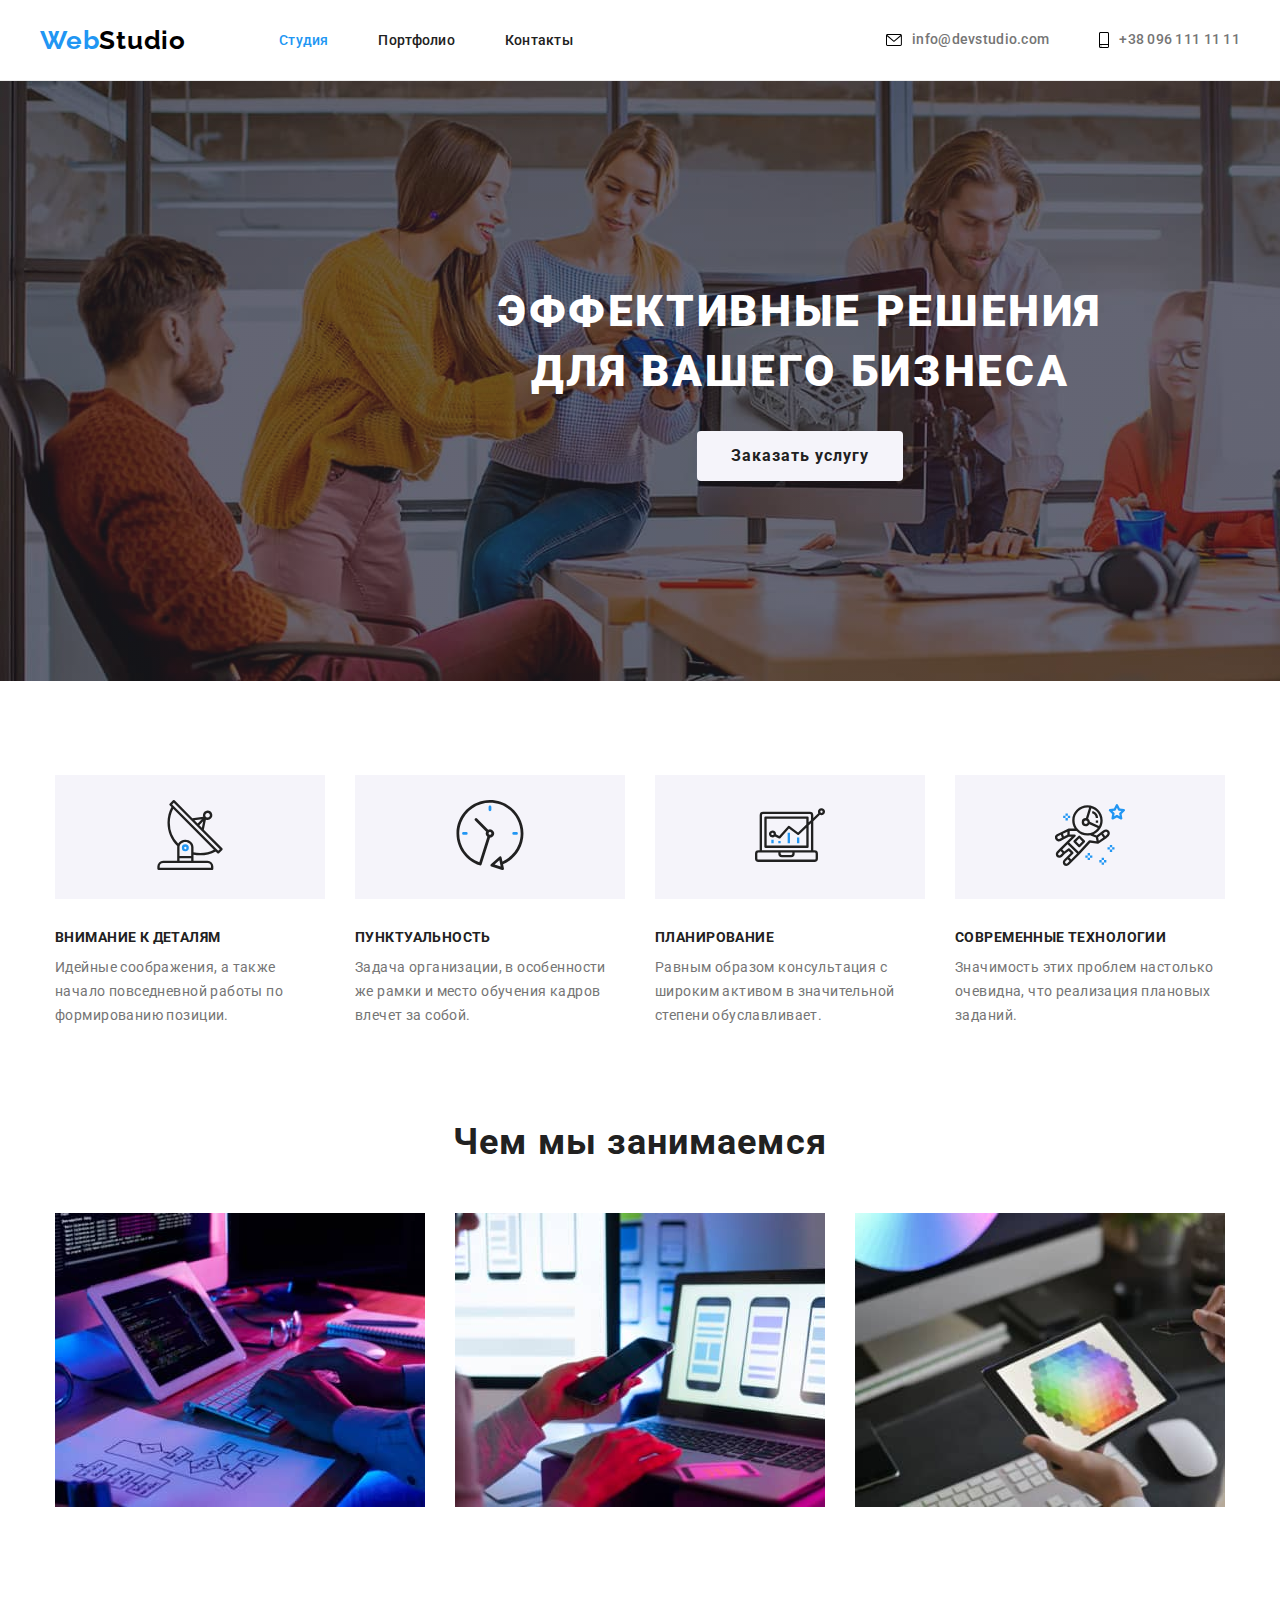
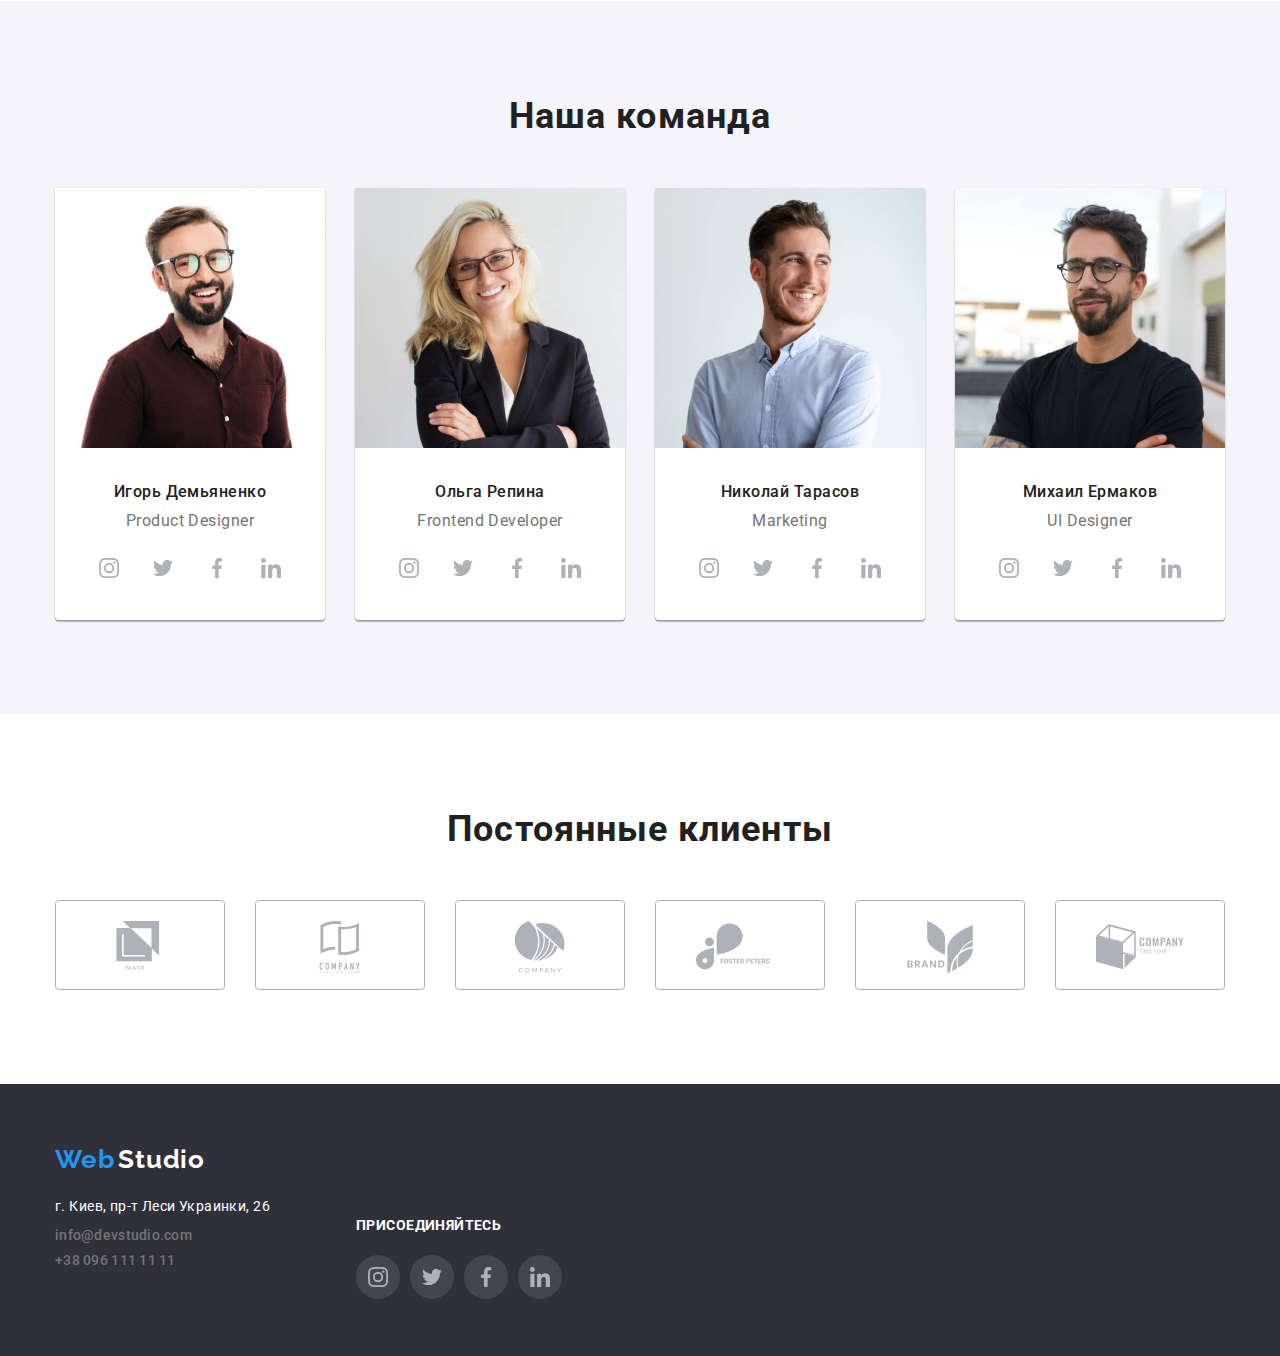
<file: index.html>
<!DOCTYPE html>
<html lang="ru">
  <head>
    <meta charset="UTF-8" />
    <meta name="viewport" content="width=device-width, initial-scale=1.0" />
    <title>Вэб-студия</title>

    <style></style>

    <link rel="stylesheet" href="./css/modern-normalize.css" />
    <link rel="preconnect" href="https://fonts.gstatic.com" />
    <link
      href="https://fonts.googleapis.com/css2?family=Raleway:wght@700&family=Roboto:wght@400;500;700;900&display=swap"
      rel="stylesheet"
    />
    <link rel="stylesheet" href="./css/styles.css" />
  </head>
  <!--target="_blank" rel="nofollow noreferrer"-->

  <body>
    <header class="header">
      <div class="container">
        <nav class="navigation">
          <a class="link" lang="en" href="index.html" aria-label="Логотип">
            <span class="logo1st">Web</span><span class="logo2nd">Studio</span>
          </a>

          <ul class="site-nav list">
            <li>
              <a class="link is-current" href="index.html">Студия</a>
            </li>
            <li>
              <a class="link" href="portfolio.html">Портфолио</a>
            </li>
            <li>
              <a class="link" href="contacts.html">Контакты</a>
            </li>
          </ul>
        </nav>

        <address>
          <a class="email link" lang="en" href="mailto:info@devstudio.com">
            <svg class="envelope" width="16" height="12">
              <use href="./images/sprite.svg#envelope"></use>
            </svg>
            info@devstudio.com
          </a>
          <a class="phone link" href="+380961111111">
            <svg class="smartphone" width="10" height="16">
              <use href="./images/sprite.svg#smartphone"></use>
            </svg>
            +38 096 111 11 11
          </a>
        </address>
      </div>
    </header>

    <main>
      <section class="hero">
        <div class="container">
          <h1 class="hero-title">
            Эффективные решения <br />для вашего бизнеса
          </h1>
          <button class="button">Заказать услугу</button>
        </div>
      </section>

      <!--Достоинства-->
      <section class="vertu">
        <h2 class="invisible">--Достоинства--</h2>
        <!---Перескрытo-->
        <div class="container">
          <ul class="vertu-list list">
            <li class="vertu-item">
              <div class="icon-place">
                <svg class="icon">
                  <use href="./images/sprite.svg#antenna"></use>
                </svg>
              </div>
              <h3 class="vertu-header">Внимание к деталям</h3>
              <p class="vertu-text">
                Идейные соображения, а также начало повседневной работы по
                формированию позиции.
              </p>
            </li>
            <li class="vertu-item">
              <div class="icon-place">
                <svg class="icon">
                  <use href="./images/sprite.svg#clock"></use>
                </svg>
              </div>
              <h3 class="vertu-header">Пунктуальность</h3>
              <p class="vertu-text">
                Задача организации, в особенности же рамки и место обучения
                кадров влечет за собой.
              </p>
            </li>
            <li class="vertu-item">
              <div class="icon-place">
                <svg class="icon">
                  <use href="./images/sprite.svg#diagram"></use>
                </svg>
              </div>
              <h3 class="vertu-header">Планирование</h3>
              <p class="vertu-text">
                Равным образом консультация с широким активом в значительной
                степени обуславливает.
              </p>
            </li>
            <li class="vertu-item">
              <div class="icon-place">
                <svg class="icon">
                  <use href="./images/sprite.svg#astronaut"></use>
                </svg>
              </div>
              <h3 class="vertu-header">Современные технологии</h3>
              <p class="vertu-text">
                Значимость этих проблем настолько очевидна, что реализация
                плановых заданий.
              </p>
            </li>
          </ul>
        </div>
      </section>

      <!--Направления деятельности-->
      <section class="direction">
        <div class="container">
          <h2 class="direction-title">Чем мы занимаемся</h2>
          <ul class="direction-list list">
            <li class="d-l">
              <img
                src="images/box-1.jpg"
                alt="Программист за работой"
                width="370"
                height="294"
              />
            </li>
            <li>
              <img
                src="images/box-2.jpg"
                alt="Дизайнер за работой"
                width="370"
                height="294"
              />
            </li>
            <li>
              <img
                src="images/box-3.jpg"
                alt="Дизайнер выбирает колор"
                width="370"
                height="294"
              />
            </li>
          </ul>
        </div>
      </section>

      <!--Галерея команды-->
      <section class="team">
        <div class="container">
          <h2 class="team-header">Наша команда</h2>
          <ul class="team-list list">
            <li class="team-item">
              <img
                src="images/img-1.jpg"
                alt="Игорь"
                width="270"
                height="260"
              />
              <h3 class="team-name">Игорь Демьяненко</h3>
              <p class="team-spec">Product Designer</p>
              <ul class="social-links list">
                <li class="soc-list-item">
                  <a class="soc-list-link">
                    <svg class="soc-icon">
                      <use href="./images/sprite.svg#instagram1"></use>
                    </svg>
                  </a>
                </li>
                <li class="soc-list-item">
                  <a class="soc-list-link">
                    <svg class="soc-icon">
                      <use href="./images/sprite.svg#twitter1"></use>
                    </svg>
                  </a>
                </li>
                <li class="soc-list-item">
                  <a class="soc-list-link">
                    <svg class="soc-icon">
                      <use href="./images/sprite.svg#facebook1"></use>
                    </svg>
                  </a>
                </li>
                <li class="soc-list-item">
                  <a class="soc-list-link">
                    <svg class="soc-icon">
                      <use href="./images/sprite.svg#linkedin1"></use>
                    </svg>
                  </a>
                </li>
              </ul>
            </li>
            <li class="team-item">
              <img
                src="images/img-2.jpg"
                alt="Ольга"
                width="270"
                height="260"
              />
              <h3 class="team-name">Ольга Репина</h3>
              <p class="team-spec">Frontend Developer</p>
              <ul class="social-links list">
                <li class="soc-list-item">
                  <a class="soc-list-link">
                    <svg class="soc-icon">
                      <use href="./images/sprite.svg#instagram1"></use>
                    </svg>
                  </a>
                </li>
                <li class="soc-list-item">
                  <a class="soc-list-link">
                    <svg class="soc-icon">
                      <use href="./images/sprite.svg#twitter1"></use>
                    </svg>
                  </a>
                </li>
                <li class="soc-list-item">
                  <a class="soc-list-link">
                    <svg class="soc-icon">
                      <use href="./images/sprite.svg#facebook1"></use>
                    </svg>
                  </a>
                </li>
                <li class="soc-list-item">
                  <a class="soc-list-link">
                    <svg class="soc-icon">
                      <use href="./images/sprite.svg#linkedin1"></use>
                    </svg>
                  </a>
                </li>
              </ul>
            </li>
            <li class="team-item">
              <img
                src="images/img-3.jpg"
                alt="Николай"
                width="270"
                height="260"
              />
              <h3 class="team-name">Николай Тарасов</h3>
              <p class="team-spec">Marketing</p>
              <ul class="social-links list">
                <li class="soc-list-item">
                  <a class="soc-list-link">
                    <svg class="soc-icon">
                      <use href="./images/sprite.svg#instagram1"></use>
                    </svg>
                  </a>
                </li>
                <li class="soc-list-item">
                  <a class="soc-list-link">
                    <svg class="soc-icon">
                      <use href="./images/sprite.svg#twitter1"></use>
                    </svg>
                  </a>
                </li>
                <li class="soc-list-item">
                  <a class="soc-list-link">
                    <svg class="soc-icon">
                      <use href="./images/sprite.svg#facebook1"></use>
                    </svg>
                  </a>
                </li>
                <li class="soc-list-item">
                  <a class="soc-list-link">
                    <svg class="soc-icon">
                      <use href="./images/sprite.svg#linkedin1"></use>
                    </svg>
                  </a>
                </li>
              </ul>
            </li>
            <li class="team-item">
              <img
                src="images/img-4.jpg"
                alt="Михаил"
                width="270"
                height="260"
              />
              <h3 class="team-name">Михаил Ермаков</h3>
              <p class="team-spec">UI Designer</p>
              <ul class="social-links list">
                <li class="soc-list-item">
                  <a class="soc-list-link">
                    <svg class="soc-icon">
                      <use href="./images/sprite.svg#instagram1"></use>
                    </svg>
                  </a>
                </li>
                <li class="soc-list-item">
                  <a class="soc-list-link">
                    <svg class="soc-icon">
                      <use href="./images/sprite.svg#twitter1"></use>
                    </svg>
                  </a>
                </li>
                <li class="soc-list-item">
                  <a class="soc-list-link">
                    <svg class="soc-icon">
                      <use href="./images/sprite.svg#facebook1"></use>
                    </svg>
                  </a>
                </li>
                <li class="soc-list-item">
                  <a class="soc-list-link">
                    <svg class="soc-icon">
                      <use href="./images/sprite.svg#linkedin1"></use>
                    </svg>
                  </a>
                </li>
              </ul>
            </li>
          </ul>
        </div>
      </section>

      <!--Постоянные клиенты-->
      <section class="clients">
        <div class="container">
          <h2 class="clients-header">Постоянные клиенты</h2>
          <ul class="clients-list">
            <li class="client-item">
              <a class="client-link" href="/">
                <!-- width="44" height="49" -->
                <svg class="client-icon">
                  <use href="./images/sprite.svg#logo1"></use>
                </svg>
              </a>
            </li>
            <li class="client-item">
              <a class="client-link" href="/">
                <!-- width="40" height="52" -->
                <svg class="client-icon">
                  <use href="./images/sprite.svg#logo2"></use>
                </svg>
              </a>
            </li>
            <li class="client-item">
              <a class="client-link" href="/">
                <!-- width="41" height="43" -->
                <svg class="client-icon">
                  <use href="./images/sprite.svg#logo3"></use>
                </svg>
              </a>
            </li>
            <li class="client-item">
              <a class="client-link" href="/">
                <!-- width="80" height="42" -->
                <svg class="client-icon">
                  <use href="./images/sprite.svg#logo4"></use>
                </svg>
              </a>
            </li>
            <li class="client-item">
              <a class="client-link" href="/">
                <!-- width="59" height="47" -->
                <svg class="client-icon">
                  <use href="./images/sprite.svg#logo5"></use>
                </svg>
              </a>
            </li>
            <li class="client-item">
              <a class="client-link" href="/">
                <!-- width="88" height="45" -->
                <svg class="client-icon">
                  <use href="./images/sprite.svg#logo6"></use>
                </svg>
              </a>
            </li>
          </ul>
        </div>
      </section>
    </main>

    <footer class="footer">
      <div class="container">
        <div>
          <div class="footer-logo">
            <span class="logo1st">Web</span>
            <!--
          --><span class="logo2nd">Studio</span>
          </div>

          <address>
            <ul class="list">
              <li class="address-item">
                <a
                  class="map-address link"
                  href="https://goo.gl/maps/LiFf5QtH2XgNbK3g6"
                  target="_blank"
                  rel="nofollow noreferrer"
                >
                  г. Киев, пр-т Леси Украинки, 26
                </a>
              </li>
              <li class="address-item">
                <a
                  class="email link"
                  lang="en"
                  href="mailto:info@devstudio.com"
                >
                  info@devstudio.com
                </a>
              </li>
              <li class="address-item">
                <a class="phone link" href="+380961111111">+38 096 111 11 11</a>
              </li>
            </ul>
          </address>
        </div>
        <!-- Присоединяйтесь -->
        <div class="join-box">
          <span class="join-header">присоединяйтесь</span>
          <ul class="social-links list">
            <li class="soc-list-item">
              <a class="soc-list-link">
                <svg class="soc-icon">
                  <use href="./images/sprite.svg#instagram1"></use>
                </svg>
              </a>
            </li>
            <li class="soc-list-item">
              <a class="soc-list-link">
                <svg class="soc-icon">
                  <use href="./images/sprite.svg#twitter1"></use>
                </svg>
              </a>
            </li>
            <li class="soc-list-item">
              <a class="soc-list-link">
                <svg class="soc-icon">
                  <use href="./images/sprite.svg#facebook1"></use>
                </svg>
              </a>
            </li>
            <li class="soc-list-item">
              <a class="soc-list-link">
                <svg class="soc-icon">
                  <use href="./images/sprite.svg#linkedin1"></use>
                </svg>
              </a>
            </li>
          </ul>
        </div>
      </div>
    </footer>
  </body>
</html>
</file>
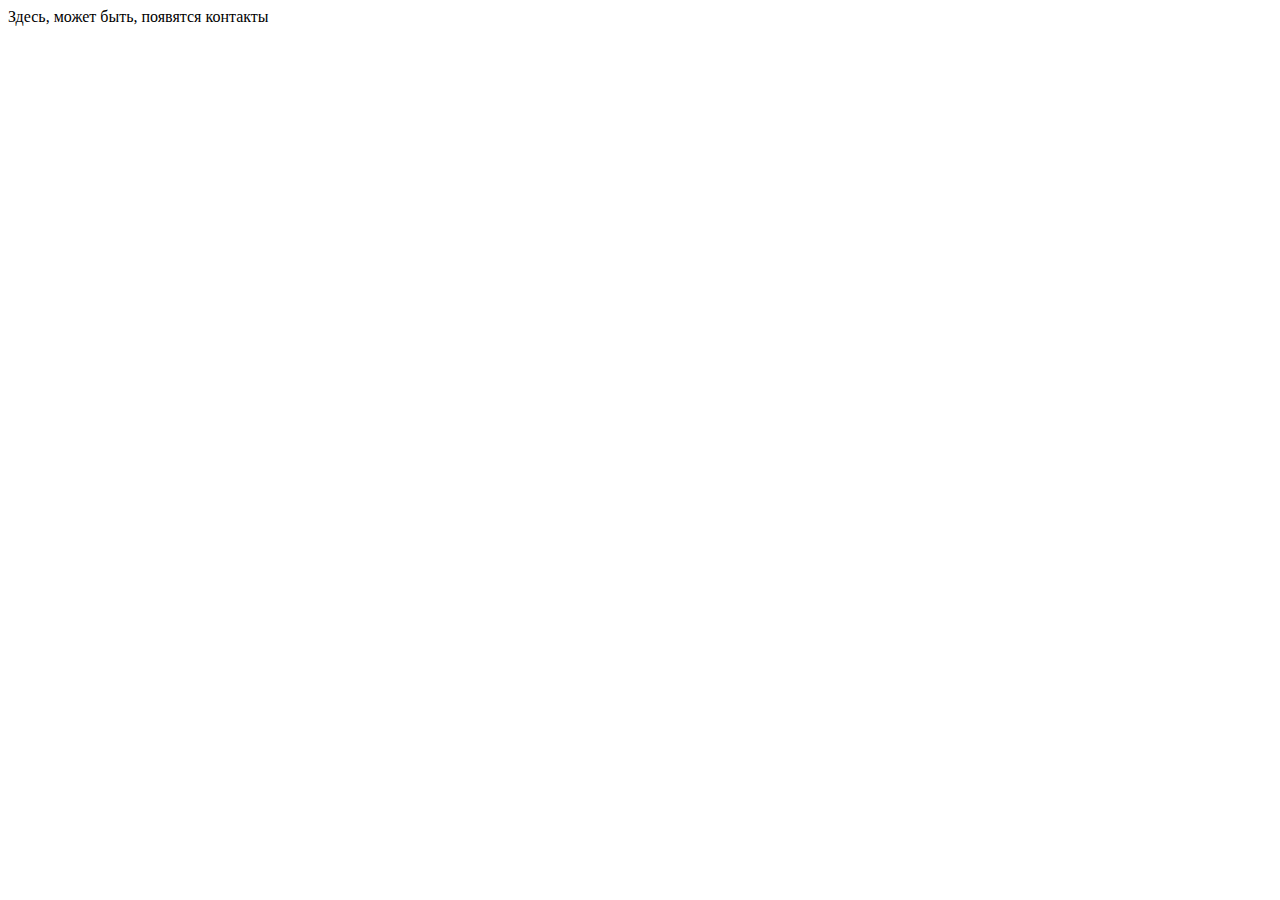
<file: contacts.html>
<!DOCTYPE html>
<html lang="en">
<head>
    <meta charset="UTF-8">
    <meta name="viewport" content="width=device-width, initial-scale=1.0">
    <title>webstudio-1</title>
</head>
<body>
    Здесь, может быть, появятся контакты
</body>
</html>
</file>
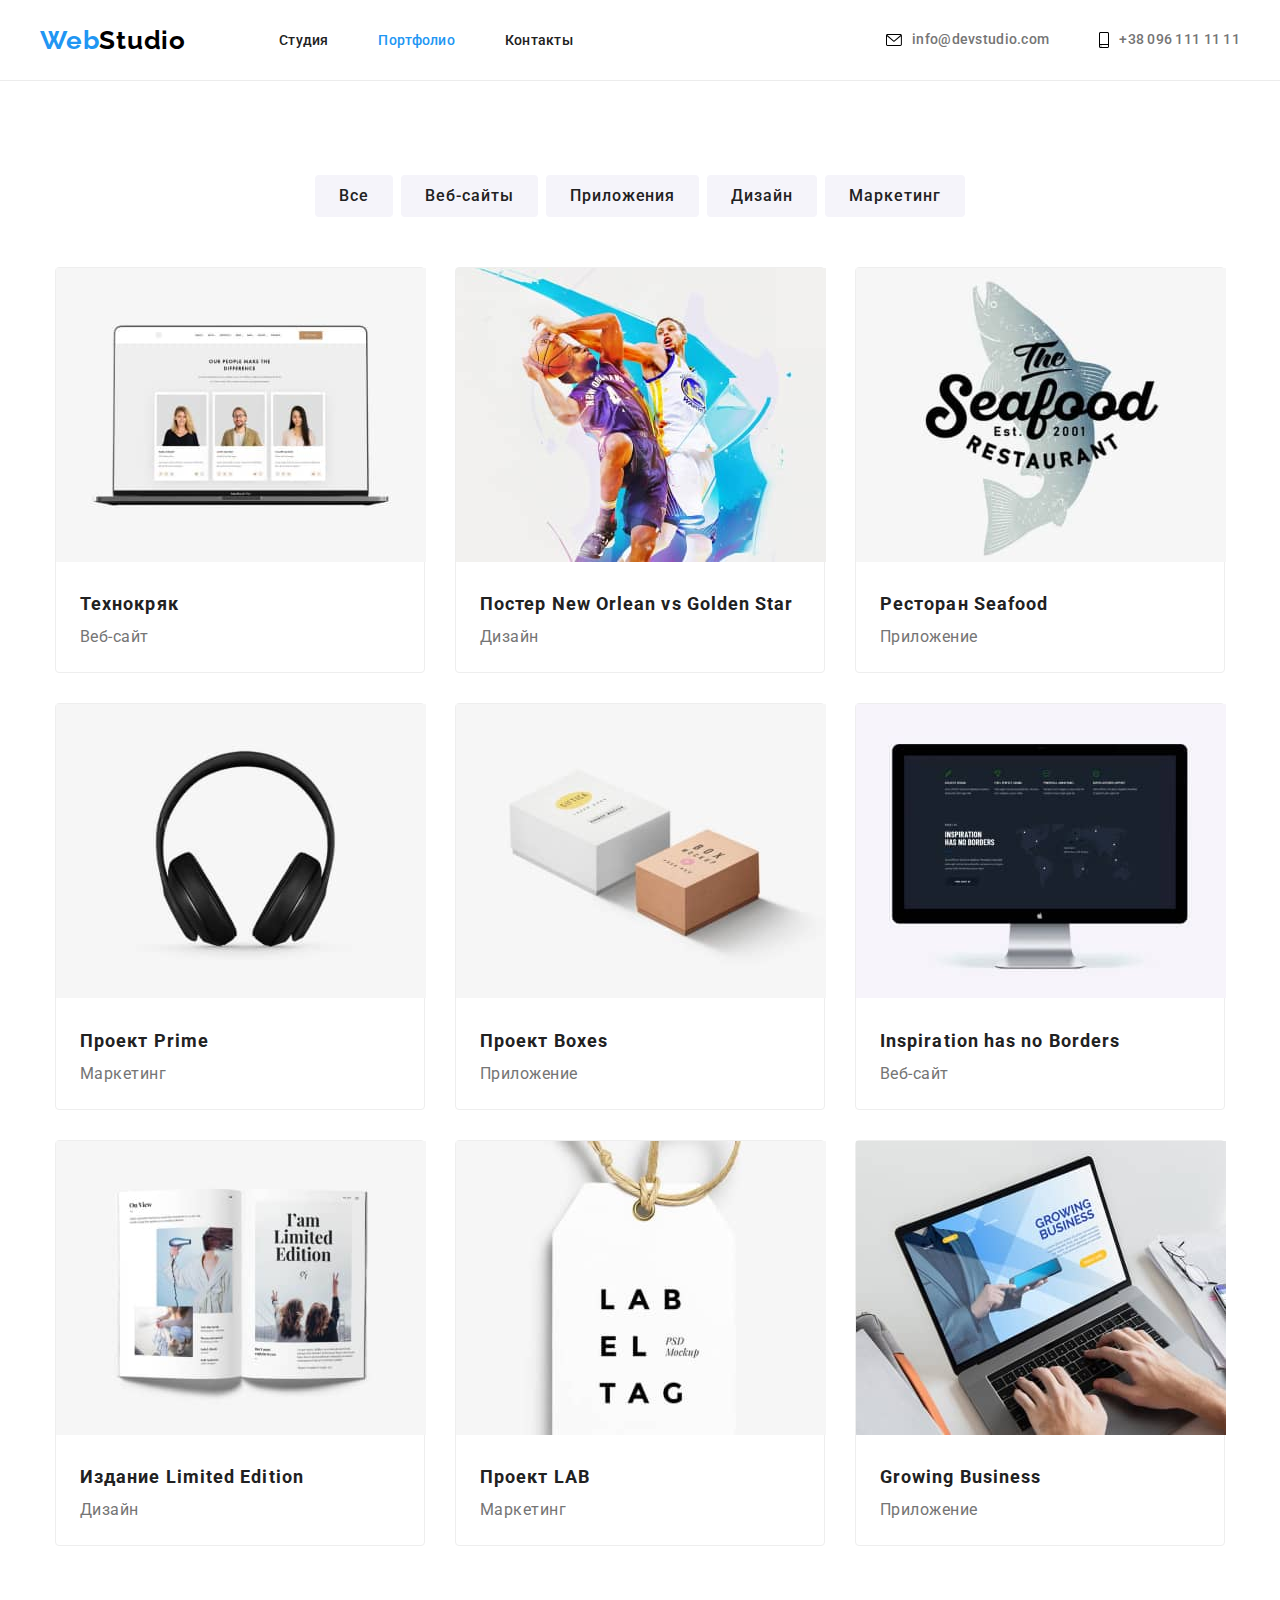
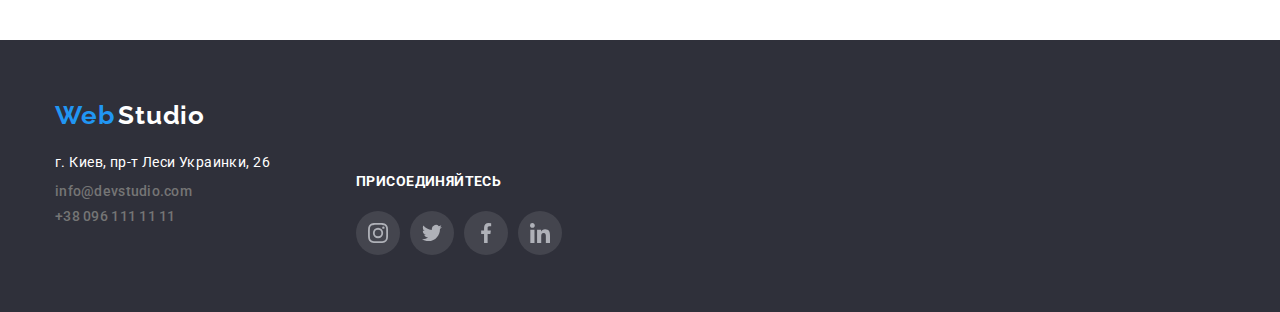
<file: portfolio.html>
<!DOCTYPE html>
<html lang="en">
  <head>
    <meta charset="UTF-8" />
    <meta name="viewport" content="width=device-width, initial-scale=1.0" />
    <title>Portfolio</title>
    <link rel="stylesheet" href="./css/modern-normalize.css" />
    <link rel="preconnect" href="https://fonts.gstatic.com" />
    <link
      href="https://fonts.googleapis.com/css2?family=Raleway:wght@700&family=Roboto:wght@400;500;700;900&display=swap"
      rel="stylesheet"
    />
    <link rel="stylesheet" href="./css/styles.css" />
    <style>
      /*body {
          margin: 0;
          padding: 0;
        }*/
    </style>
  </head>
  <body>
    <!--head-зарезервированное слово, в двух HTML-ях!-->
    <header class="header">
      <div class="container">
        <nav class="navigation">
          <a class="link" lang="en" href="index.html" aria-label="Логотип">
            <span class="logo1st">Web</span><span class="logo2nd">Studio</span>
          </a>

          <ul class="site-nav list">
            <li>
              <a class="link" href="index.html">Студия</a>
            </li>
            <li>
              <a class="link is-current" href="portfolio.html">Портфолио</a>
            </li>
            <li>
              <a class="link" href="contacts.html">Контакты</a>
            </li>
          </ul>
        </nav>

        <address>
          <a class="email link" lang="en" href="mailto:info@devstudio.com">
            <svg class="envelope" width="16" height="12">
              <use href="./images/sprite.svg#envelope"></use>
            </svg>
            info@devstudio.com
          </a>
          <a class="phone link" href="+380961111111">
            <svg class="smartphone" width="10" height="16">
              <use href="./images/sprite.svg#smartphone"></use>
            </svg>
            +38 096 111 11 11
          </a>
        </address>
      </div>
    </header>

    <!--Собственно портфолио-->
    <main>
      <section class="portfolio-hero">
        <div class="container">
          <h1 class="invisible">Наши проекты</h1>
          <!--Кнопки фильтрации-->
          <ul class="filter-buttons list">
            <li class="filter-item">
              <button class="button">Все</button>
            </li>
            <li class="filter-item">
              <button class="button">Веб-сайты</button>
            </li>
            <li class="filter-item">
              <button class="button">Приложения</button>
            </li>
            <li class="filter-item">
              <button class="button">Дизайн</button>
            </li>
            <li class="filter-item">
              <button class="button">Маркетинг</button>
            </li>
          </ul>
          <!-- Карточки -->
          <ul class="portfolio-items list">
            <li class="portfolio-item">
              <a class="portfolio-link" href="/">
                <img src="images/portf-img1.jpg" alt="Изображение сайта" />
                <div class="discription">
                  <h2 class="portfolio-name">Технокряк</h2>
                  <p class="theme">Веб-сайт</p>
                </div>
              </a>
            </li>
            <li class="portfolio-item">
              <a class="portfolio-link" href="/">
              <img src="images/portf-img2.jpg" alt="Изображение постера" />
              <div class="discription">
                <h2 class="portfolio-name">Постер New Orlean vs Golden Star</h2>
                <p class="theme">Дизайн</p>
              </div>
            </a>
            </li>
            <li class="portfolio-item">
              <a class="portfolio-link" href="/">
              <img src="images/portf-img3.jpg"
                alt="Изображение логотипа ресторана"/>
              <div class="discription">
                <h2 class="portfolio-name">Ресторан Seafood</h2>
                <p class="theme">Приложение</p>
              </div>
            </a>
            </li>
            <li class="portfolio-item">
              <a class="portfolio-link" href="/">
              <img
                src="images/portf-img4.jpg"
                alt="Изображение логотипа Prime"
              />
              <div class="discription">
                <h2 class="portfolio-name">Проект Prime</h2>
                <p class="theme">Маркетинг</p>
              </div>
            </a>
            </li>
            <li class="portfolio-item">
              <a class="portfolio-link" href="/">
              <img
                src="images/portf-img5.jpg"
                alt="Изображение логотипа проекта Boxes"
              />
              <div class="discription">
                <h2 class="portfolio-name">Проект Boxes</h2>
                <p class="theme">Приложение</p>
              </div>
            </a>
            </li>
            <li class="portfolio-item">
              <a class="portfolio-link" href="/">
              <img
                src="images/portf-img6.jpg"
                alt="Изображение гавной страницы сайта"
              />
              <div class="discription">
                <h2 class="portfolio-name">Inspiration has no Borders</h2>
                <p class="theme">Веб-сайт</p>
              </div>
            </a>
            </li>
            <li class="portfolio-item">
              <a class="portfolio-link" href="/">
              <img
                src="images/portf-img7.jpg"
                alt="Изображение разворота издания"
              />
              <div class="discription">
                <h2 class="portfolio-name">Издание Limited Edition</h2>
                <p class="theme">Дизайн</p>
              
              </div>
            </a>
            </li>
            <li class="portfolio-item">
              <a class="portfolio-link" href="/">
              <img src="images/portf-img8.jpg" alt="Изображение дизайна LAB" />
              <div class="discription">
                <h2 class="portfolio-name">Проект LAB</h2>
                <p class="theme">Маркетинг</p>
              </div>
            </a>
            </li>
            <li class="portfolio-item">
              <a class="portfolio-link" href="/">
              <img
                src="images/portf-img9.jpg"
                alt="Изображение заглавной станицы сайта"
              />
              <div class="discription">
                <h2 class="portfolio-name">Growing Business</h2>
                <p class="theme">Приложение</p>
              </div>
            </a>
            </li>
          </ul>
        </div>
      </section>
    </main>

    <footer class="footer">
      <div class="container">
        <div>
          <div class="footer-logo">
            <span class="logo1st">Web</span>
            <!--
          --><span class="logo2nd">Studio</span>
          </div>

          <address>
            <ul class="list">
              <li class="address-item">
                <a
                  class="map-address link"
                  href="https://goo.gl/maps/LiFf5QtH2XgNbK3g6"
                  target="_blank"
                  rel="nofollow noreferrer"
                >
                  г. Киев, пр-т Леси Украинки, 26
                </a>
              </li>
              <li class="address-item">
                <a
                  class="email link"
                  lang="en"
                  href="mailto:info@devstudio.com"
                >
                  info@devstudio.com
                </a>
              </li>
              <li class="address-item">
                <a class="phone link" href="+380961111111">+38 096 111 11 11</a>
              </li>
            </ul>
          </address>
        </div>
        <!-- Присоединяйтесь -->
        <div class="join-box">
          <span class="join-header">присоединяйтесь</span>
          <ul class="social-links list">
            <li class="soc-list-item">
              <a class="soc-list-link">
                <svg class="soc-icon">
                  <use href="./images/sprite.svg#instagram1"></use>
                </svg>
              </a>
            </li>
            <li class="soc-list-item">
              <a class="soc-list-link">
                <svg class="soc-icon">
                  <use href="./images/sprite.svg#twitter1"></use>
                </svg>
              </a>
            </li>
            <li class="soc-list-item">
              <a class="soc-list-link">
                <svg class="soc-icon">
                  <use href="./images/sprite.svg#facebook1"></use>
                </svg>
              </a>
            </li>
            <li class="soc-list-item">
              <a class="soc-list-link">
                <svg class="soc-icon">
                  <use href="./images/sprite.svg#linkedin1"></use>
                </svg>
              </a>
            </li>
          </ul>
        </div>
      </div>
    </footer>
  </body>
</html>
</file>
<file: css/styles.css>
:root {
  --primary-text-color: #757575;
  --title-text-color: #212121;
  --accent-color: #2196f3;
}
body {
  font-family: Roboto;
  font-style: normal; /*не ясно, почему нет у элемента 1st, в TDs*/
}
image {
  display: block;
}
h1,
h2,
h3,
h4,
h5,
h6 {
  margin: 0;
}
p {
  margin: 0;
}
ul,
ol {
  margin: 0;
  padding: 0;
}
address {
  font-style: normal;
}
/* Utilitys */
.list {
  list-style: none;
}
.link {
  text-decoration: none;
}
/* -------End Utilitys--------------- */
.container {
  width: 1200px;
  padding: 0 15px;
  margin: 0 auto;
}
.navigation {
  display: flex;
  align-items: center;
}
.logo1st {
  font-family: Raleway, sans-serif;
  font-weight: bold;
  font-size: 26px;
  line-height: 1.19;
  letter-spacing: 0.03em;
  color: var(--accent-color);
}
.logo2nd {
  font-family: Raleway, sans-serif;
  font-weight: bold;
  font-size: 26px;
  line-height: 1.19;
  letter-spacing: 0.03em;
  color: #000000;
}
.header::after{
  content: "";
  width: 1600px;
  height: 1px;
  background-color: #ECECEC;
  display: block;
  margin: 0 auto auto;
}
.header .container {
  display: flex;
  align-items: center;
  padding: 25px 0 24px;
}
.site-nav {
  display: flex;
  align-items: center;
  margin-left: 93px;
  min-width: 294px;
  justify-content: space-between;
}
.site-nav .link {
  font-weight: 500;
  font-size: 14px;
  line-height: 1.14;
  letter-spacing: 0.02em;
  color: var(--title-text-color);
}
.site-nav .link.is-current {
  color: var(--accent-color);
}
.email {
  display: flex;
  align-items: center;
}
.envelope {
  margin-right: 10px;
}
.header .email {
  margin-right: 50px;
}
.phone {
  display: flex;
}
.smartphone {
  margin-right: 10px;
}
.header address {
  display: flex;
  margin-left: auto;
}
.site-nav .link:hover,
.site-nav .link:focus,
.email:hover,
.email:focus,
.phone:hover,
.phone:focus,
.map-address:hover,
.map-address:focus {
  color: var(--accent-color);
  fill: var(--accent-color);
}
.button:hover,
.button:focus {
  color: #ffffff;
  background-color: var(--accent-color);
  box-shadow: 0px 3px 1px rgba(0, 0, 0, 0.1), 0px 1px 2px rgba(0, 0, 0, 0.08), 0px 2px 2px rgba(0, 0, 0, 0.12);
  border-radius: 4px;
}
.email,
.phone {
  font-weight: 500;
  font-size: 14px;
  line-height: 1.14;
  letter-spacing: 0.02em;
  color: var(--primary-text-color);
}
.hero {
  width: 1600px;
  margin: 0 auto 0 auto;
  background-image: linear-gradient(rgba(47,48,58,.4),rgba(47,48,58,.4)), url(../images/img.jpg);
  background-repeat: no-repeat;
  background-size: cover;
  padding: 200px 0 200px;
}
.hero .container {
  display: flex;
  align-items: center;
  flex-direction: column;
  justify-content: center;
 
}
.hero-title {
  width: 696px;
  font-weight: 900;
  font-size: 44px;
  line-height: calc(60/44);
  text-align: center;
  letter-spacing: 0.06em;
  text-transform: uppercase;
  color: #ffffff;
}
.hero .button {
  margin-top: 30px;  /* padding: 6px 22px; */
  font-weight: 700;
}
.button {
  padding: 10px 32px;
  font-weight: 500;
  font-size: 16px;
  line-height: calc(26/16);
  display: flex;
  align-items: center;

  text-align: center;
  letter-spacing: 0.06em;
  color: var(--title-text-color);
  background: #f5f4fa;
  border-color: transparent;
  border-radius: 4px;
  cursor: pointer;
}
/* ------------------Hero end */
/* ----------------Vertu start */
.vertu{
  padding: 94px 0;
}
.vertu-list {
  display: flex;
}
.vertu-item {
  width: 270px;
}
.vertu-item:not(:last-child) {
  margin-right: 30px;
}
.invisible {
  position: absolute;
  width: 1px;
  height: 1px;
  margin: -1px;
  border: 0;
  padding: 0;

  white-space: nowrap;
  clip-path: inset(100%);
  clip: rect(0 0 0 0);
  overflow: hidden;
}
.vertu-header {
  margin-top: 30px;
  font-weight: bold;
  font-size: 14px;
  line-height: calc(16/14);
  letter-spacing: 0.03em;
  text-transform: uppercase;
  color: var(--title-text-color);
}
.vertu-text {
  margin-top: 10px;
  font-weight: normal;
  font-size: 14px;
  line-height: calc(24/14);
  letter-spacing: 0.03em;
  color: var(--primary-text-color);
}
.vertu .icon {
  margin: 25px 100px;
  width: 70px;
  height: 70px;
}
.icon-place {
  /* display: block; */
  background-color: #f5f4fa;
  /* outline: 1px solid black; */
}
/*----------------End Vertu */
/*--------------------Start Directions */
.direction-title,
.team-header,
.clients-header {
  font-weight: bold;
  font-size: 36px;
  line-height: 1.17;
  text-align: center;
  letter-spacing: 0.03em;
  color: var(--title-text-color);
}
.direction{
  margin: 0 0 94px;
}
.direction-list {
  margin-top: 50px;
  display: flex;
  justify-content: space-between;
}
.direction img{
  display: block;
}
/*------------------End Directions */
/*--------------------Start team */
.team {
  background-color: #f5f4fa;
  padding: 94px 0;
}
.team-list {
  display: flex;
  justify-content: space-between;
}
.team-header {
  /* padding-top: 94px; */
  padding-bottom: 50px;
}
.team-item {
  width: 270px;
  background-color: #fff;
  box-shadow: 0px 1px 3px rgba(0, 0, 0, 0.12), 0px 1px 1px rgba(0, 0, 0, 0.14), 0px 2px 1px rgba(0, 0, 0, 0.2);
  border-radius: 0px 0px 4px 4px;
}
.team-name {
  margin-top: 30px;

  font-weight: 500;
  font-size: 16px;
  line-height: 1.19;
  /* identical to box height */
  text-align: center;
  letter-spacing: 0.03em;
  color: var(--title-text-color);
}
.team-spec {
  margin-top: 10px;
  margin-bottom: 16px;

  font-weight: normal;
  font-size: 16px;
  line-height: 1.19;
  /* identical to box height */
  text-align: center;
  letter-spacing: 0.03em;
  color: var(--primary-text-color);
}
.social-links{
  display: flex;
  justify-content: space-between;
  width: 206px;
}
.soc-list-link {
  display: flex;
  justify-content: center;
  align-items: center;
  width: 44px;
  height: 44px;
  border-radius: 50%;
  border-color: transparent;
}
.soc-icon{
  width: 20px;
  height: 20px;
}
/* ----------------ul soc */
.team .social-links {
  display: inline-flex;
  margin: 0 0 30px 32px;
  fill: #afb1b8;
  border-radius: 50%;
}
.soc-list-link:hover,
.soc-list-link:focus{
  background-color: var(--accent-color);
} 
.soc-list-link:hover .soc-icon,
.soc-list-link:focus .soc-icon{
  fill: #fff;
}
/*----------------- End team */
/*----------------- start Постоянные клиенты */
.clients{
  padding-top: 94px;
  padding-bottom: 94px;
}
.clients-header {
  margin-bottom: 50px;
}
.clients-list {
  display: flex;
  justify-content: space-between;
  list-style: none;
}
.client-icon {
  max-width: 88px;
  max-height: 52px;
  fill: currentColor;
}
.client-link:hover,
.client-link:focus {
  border: 1px solid var(--accent-color);
  color: var(--accent-color);
}
.client-link {
  display: inline-block;
  width: 170px;
  height: 90px;
  border: 1px solid #afb1b8;
  border-radius: 4px;
  text-align: center;
  padding: 20px 0;
  color: #afb1b8;
}
/* ----------------end Постоянные клиенты */
/* ------------------start footer */
.footer {
  padding: 60px 0;
  background-color: #2f303a;
}
.footer .container {
  display: flex;
}
.footer address {
  width: 231px;
  height: 81px;
  display: inline-block;
  margin-top: 20px;
}
.map-address {
  font-weight: normal;
  font-size: 14px;
  line-height: 1.71;
  letter-spacing: 0.03em;
  color: #ffffff;
}
.footer .logo2nd {
  color: #ffffff;
}
.address-item .email,
.address-item .phone {
  display: block;
  margin-top: 9px;
}
.join-box {
  width: 206px;
  height: 80px;
  margin-left: 70px;
  margin-top: 72px;
} 
.join-header {
  font-weight: bold;
  font-size: 14px;
  line-height: calc(16 / 14);
  letter-spacing: 0.03em;
  text-transform: uppercase;
  color: #ffffff;
}
.join-box .soc-list-link{
  background-color: rgba(255, 255, 255, 0.1);
}
.join-box .social-links {
  display: flex;
  justify-content: space-between;
  margin-top: 20px;
  fill: #afb1b8;
}
.join-box .soc-list-link:focus,
.join-box .soc-list-link:hover {
  background-color: var(--accent-color);
}
/*---------------------End footer */

/*---------------------для Потрфолио---------------*/
.portfolio-hero .container {
  padding-top:  94px;
  padding-bottom: 94px;
  /* outline: 1px solid black; */
}
.filter-buttons {
  display: flex;
  justify-content: center;
  padding-bottom: 16px;
}
.filter-buttons .button {
  padding: 6px 22px;
}
.filter-item:not(:last-child) {
  margin-right: 8px;
}
.portfolio-items {
  padding-top: 34px;
  display: flex;
  flex-wrap: wrap;
}
.portfolio-item {
  width: 370px;
  border: 1px solid #eeeeee;
  border-radius: 4px;
}
.portfolio-item:not(:nth-child(3n)) {
  margin-right: 30px;
}
.portfolio-item:not(:nth-last-child(-n + 3)) {
  margin-bottom: 30px;
}

.portfolio-link:hover,
.portfolio-link:focus {
  /* outline: 3px solid tomato; */
  box-shadow: 0px 1px 1px rgba(0, 0, 0, 0.12), 0px 4px 4px rgba(0, 0, 0, 0.06),
    1px 4px 6px rgba(0, 0, 0, 0.16);
}
.portfolio-link{
  text-decoration: none;
  display: inline-block;
}
.portfolio-name {
  font-weight: bold;
  font-size: 18px;
  line-height: 2;
  letter-spacing: 0.06em;
  color: var(--title-text-color);
}
.theme {
  font-weight: normal;
  font-size: 16px;
  line-height: 1.88;
  letter-spacing: 0.03em;
  color: var(--primary-text-color);
}
.discription {
  padding: 20px 24px;
}
</file>
